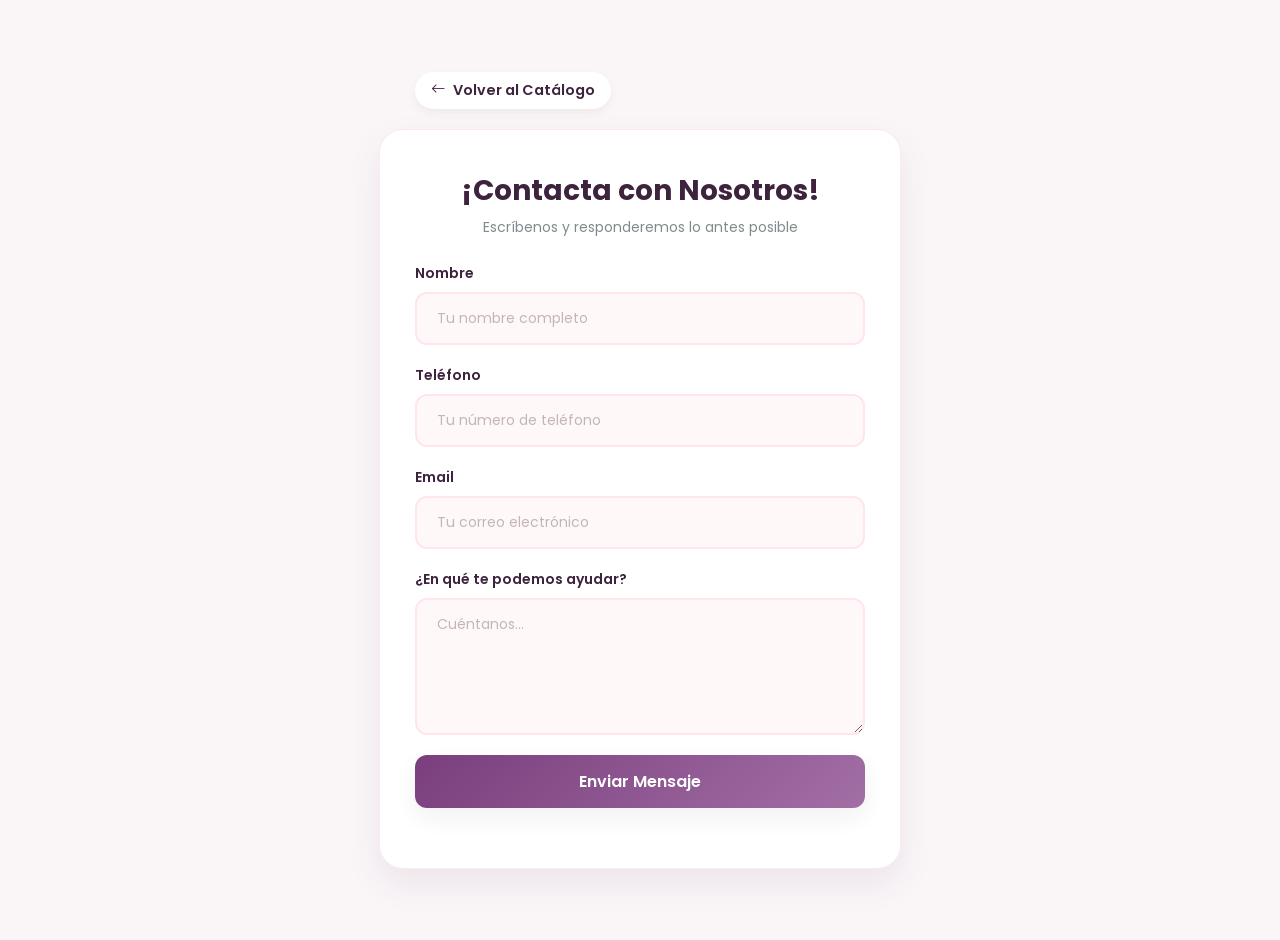
<file: contacto.html>
<!DOCTYPE html>
<html lang="es">
<head>
    <meta charset="UTF-8">
    <meta name="viewport" content="width=device-width, initial-scale=1.0">
    <title>Contacto - Dulce Web</title>
    <link rel="stylesheet" href="https://cdn.jsdelivr.net/npm/bootstrap-icons@1.9.1/font/bootstrap-icons.css">
    <link rel="stylesheet" href="./css/formulario.css">
</head>
<body>
    <div class="contacto-container">
        <a href="./index.html" class="btn-volver">
            <i class="bi bi-arrow-left"></i> Volver al Catálogo
        </a>
        <form action="https://formsubmit.co/angelomart1302@gmail.com" method="POST">
            <h2>¡Contacta con Nosotros!</h2>
            <p class="subtitle">Escríbenos y responderemos lo antes posible</p>
            <div class="input-group">
                <label for="name">Nombre</label>
                <input type="text" name="name" id="name" placeholder="Tu nombre completo" required>
                
                <label for="phone">Teléfono</label>
                <input type="tel" name="phone" id="phone" placeholder="Tu número de teléfono" required>
                
                <label for="email">Email</label>
                <input type="email" name="email" id="email" placeholder="Tu correo electrónico" required>
                
                <label for="message">¿En qué te podemos ayudar?</label>
                <textarea name="message" id="message" cols="30" rows="5" placeholder="Cuéntanos..." required></textarea>
                
                <input class="btn" type="submit" value="Enviar Mensaje">
            </div>
        </form>
    </div>
</body>
</html>
</file>
<file: css/formulario.css>
@import url('https://fonts.googleapis.com/css2?family=Poppins:wght@300;400;500;600;700&display=swap');

:root {
    --primary: #3d233e;
    --secondary: #d35269;
    --accent: #f2a900;
    --background: #faf6f8;
    --text-color: #443746;
    --gradient: linear-gradient(135deg, #7a3e7d, #a26fa5);
    --shadow: 0 10px 25px rgba(61, 35, 62, 0.06);
}

body {
    font-family: 'Poppins', sans-serif;
    background-color: var(--background);
    min-height: 100vh;
    display: flex;
    align-items: center;
    justify-content: center;
    margin: 0;
    padding: 20px;
}

.contacto-container {
    display: flex;
    flex-direction: column;
    align-items: center;
    width: 100%;
    max-width: 450px;
    position: relative;
}

.btn-volver {
    align-self: flex-start;
    display: inline-flex;
    align-items: center;
    gap: 8px;
    color: var(--primary);
    font-weight: 600;
    text-decoration: none;
    margin-bottom: 20px;
    padding: 8px 16px;
    border-radius: 20px;
    background-color: white;
    box-shadow: 0 4px 10px rgba(0, 0, 0, 0.05);
    transition: all 0.3s ease;
    font-size: 0.9rem;
}

.btn-volver:hover {
    background-color: var(--primary);
    color: white;
    transform: translateX(-3px);
}

form {
    background-color: white;
    padding: 40px 35px;
    box-shadow: 0 15px 35px rgba(74, 21, 75, 0.08);
    border-radius: 24px;
    text-align: center;
    width: 100%;
    border: 1px solid rgba(255, 182, 193, 0.3);
}

h2 {
    color: var(--primary);
    font-size: 28px;
    font-weight: 700;
    margin-top: 0;
    margin-bottom: 5px;
}

.subtitle {
    color: #7f8c8d;
    font-size: 14px;
    margin-top: 0;
    margin-bottom: 25px;
}

.input-group {
    display: flex;
    flex-direction: column;
    text-align: left;
}

label {
    color: var(--primary);
    font-size: 14px;
    font-weight: 600;
    margin-bottom: 8px;
}

input, textarea {
    padding: 14px 20px;
    border-radius: 12px;
    margin-bottom: 20px;
    background-color: #fff8f9;
    border: 2px solid #ffe5ec;
    color: var(--text-color);
    outline: none;
    font-family: inherit;
    font-size: 14px;
    transition: all 0.3s ease;
}

input:focus, textarea:focus {
    border-color: var(--secondary);
    background-color: white;
    box-shadow: 0 0 0 4px rgba(255, 71, 87, 0.1);
}

input::placeholder, textarea::placeholder {
    color: #c4b5b9;
}

.form-txt {
    margin-bottom: 25px;
    display: flex;
    justify-content: space-between;
    text-align: center;
}

.form-txt a {
    color: var(--primary);
    font-size: 12px;
    font-weight: 600;
    text-decoration: none;
    transition: color 0.3s ease;
}

.form-txt a:hover {
    color: var(--secondary);
    text-decoration: underline;
}

.btn {
    font-family: inherit;
    font-size: 16px;
    font-weight: 600;
    color: #FFFFFF;
    border: 0;
    border-radius: 12px;
    background: var(--gradient);
    padding: 14px 20px;
    cursor: pointer;
    transition: all 0.3s ease;
    box-shadow: var(--shadow);
}

.btn:hover {
    transform: translateY(-2px);
    box-shadow: 0 12px 30px rgba(255, 71, 87, 0.3);
}

.btn:active {
    transform: translateY(0);
}

@media (max-width: 480px) {
    body {
        padding: 15px;
    }
    
    form {
        padding: 30px 20px;
    }
    
    h2 {
        font-size: 24px;
    }
}
</file>
